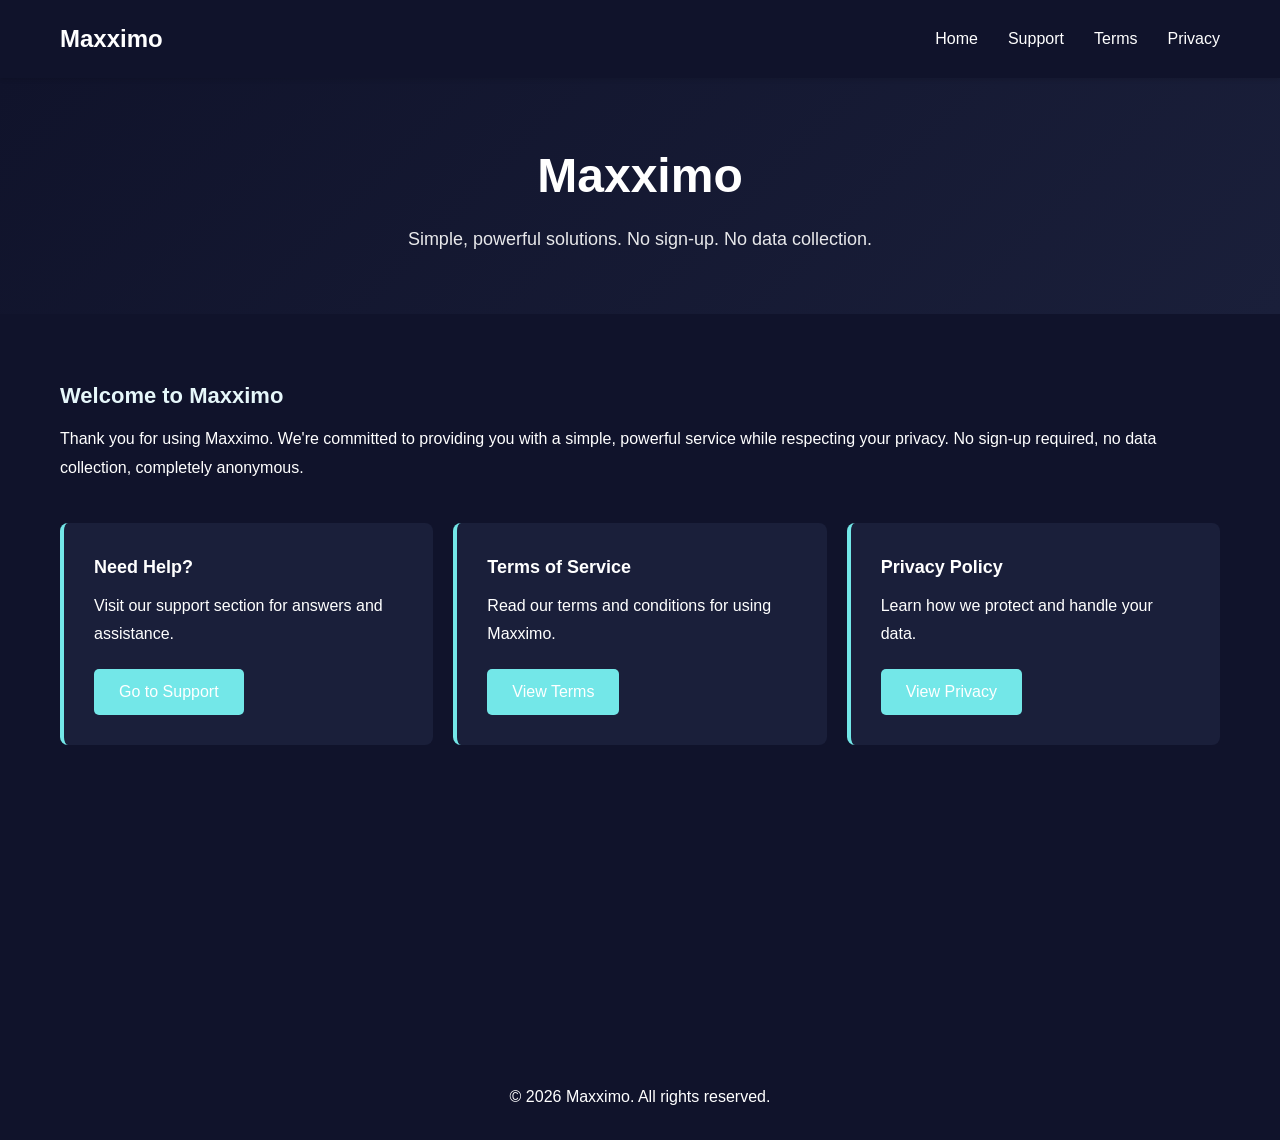
<file: index.html>
<!DOCTYPE html>
<html lang="en">
<head>
    <meta charset="UTF-8">
    <meta name="viewport" content="width=device-width, initial-scale=1.0">
    <title>Maxximo</title>
    <link rel="stylesheet" href="style.css">
</head>
<body>
    <nav class="navbar">
        <div class="container">
            <div class="logo">Maxximo</div>
            <ul class="nav-links">
                <li><a href="index.html">Home</a></li>
                <li><a href="support.html">Support</a></li>
                <li><a href="terms.html">Terms</a></li>
                <li><a href="privacy.html">Privacy</a></li>
            </ul>
        </div>
    </nav>

    <header class="hero">
        <div class="container">
            <h1>Maxximo</h1>
            <p>Simple, powerful solutions. No sign-up. No data collection.</p>
        </div>
    </header>

    <section class="content">
        <div class="container">
            <h2>Welcome to Maxximo</h2>
            <p>Thank you for using Maxximo. We're committed to providing you with a simple, powerful service while respecting your privacy. No sign-up required, no data collection, completely anonymous.</p>
            
            <div class="quick-links">
                <div class="card">
                    <h3>Need Help?</h3>
                    <p>Visit our support section for answers and assistance.</p>
                    <a href="support.html" class="btn">Go to Support</a>
                </div>
                <div class="card">
                    <h3>Terms of Service</h3>
                    <p>Read our terms and conditions for using Maxximo.</p>
                    <a href="terms.html" class="btn">View Terms</a>
                </div>
                <div class="card">
                    <h3>Privacy Policy</h3>
                    <p>Learn how we protect and handle your data.</p>
                    <a href="privacy.html" class="btn">View Privacy</a>
                </div>
            </div>
        </div>
    </section>

    <footer>
        <div class="container">
            <p>&copy; 2026 Maxximo. All rights reserved.</p>
        </div>
    </footer>
</body>
</html>
</file>
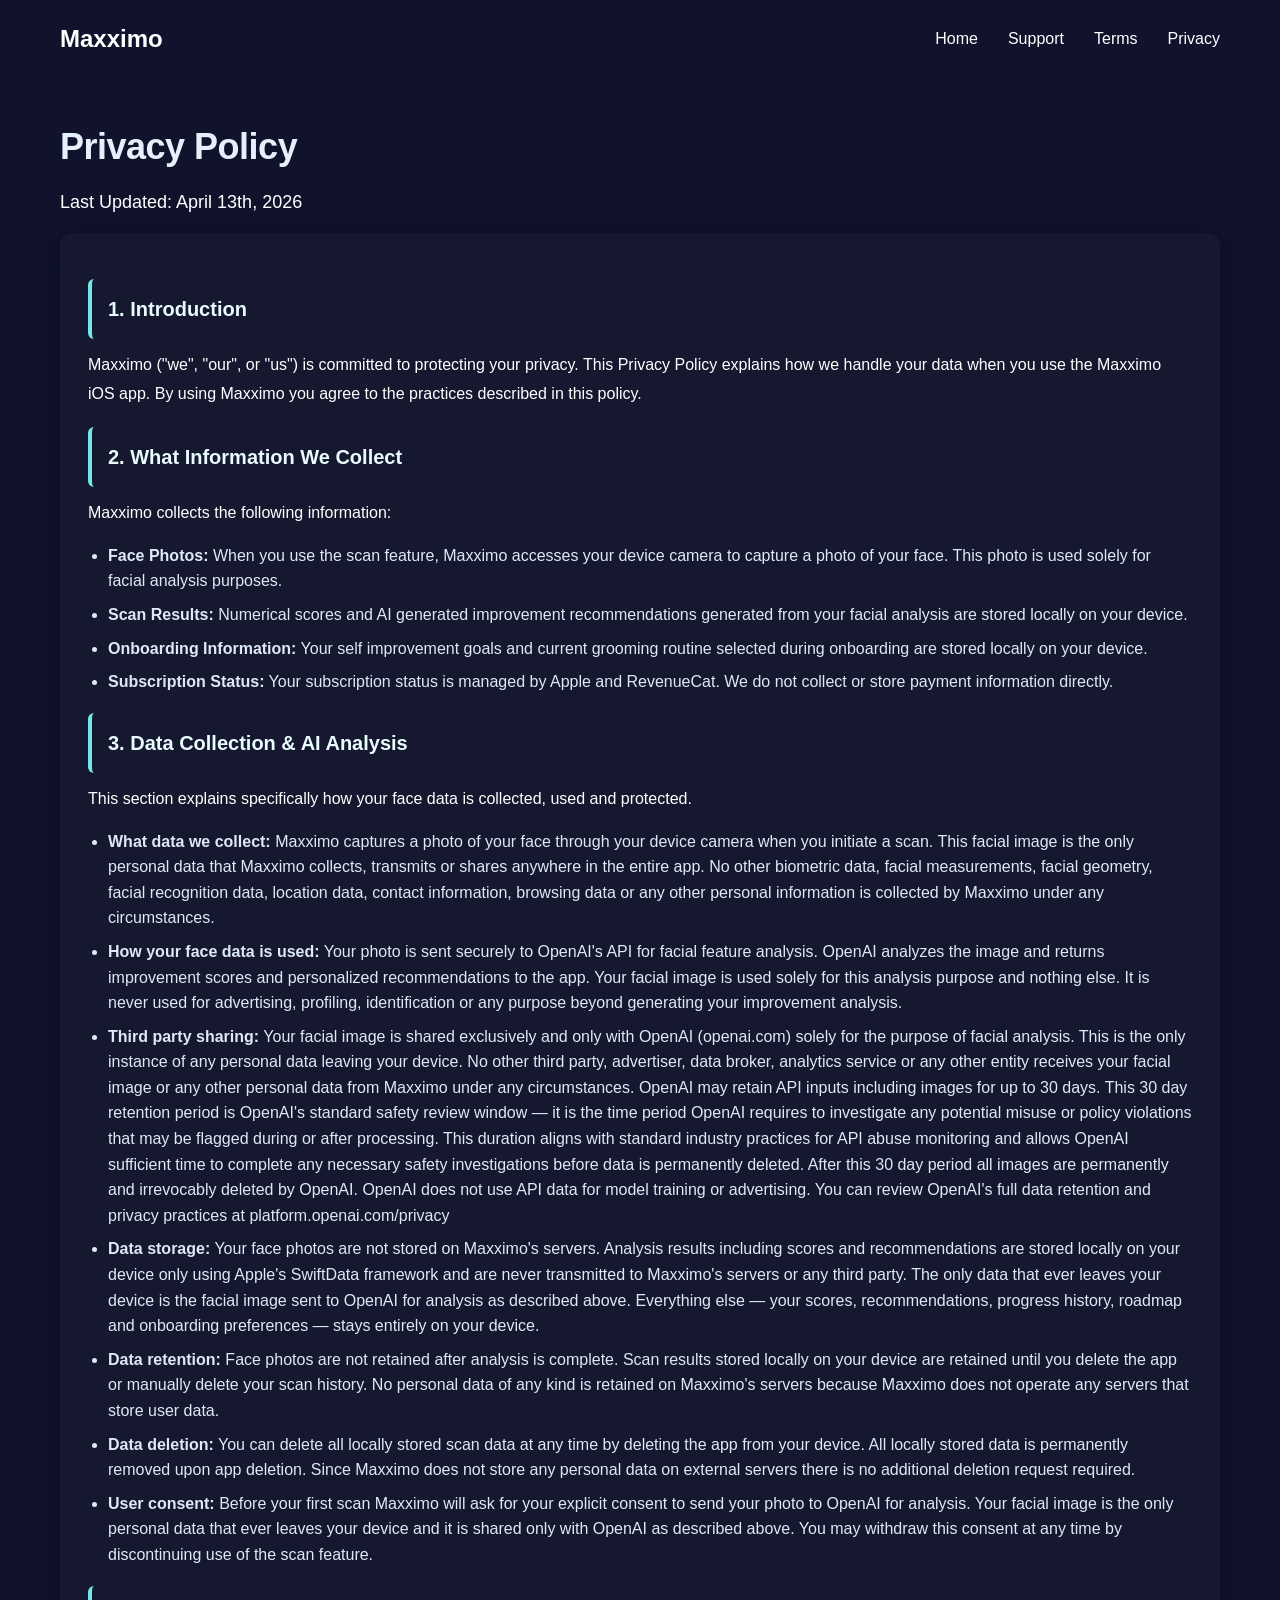
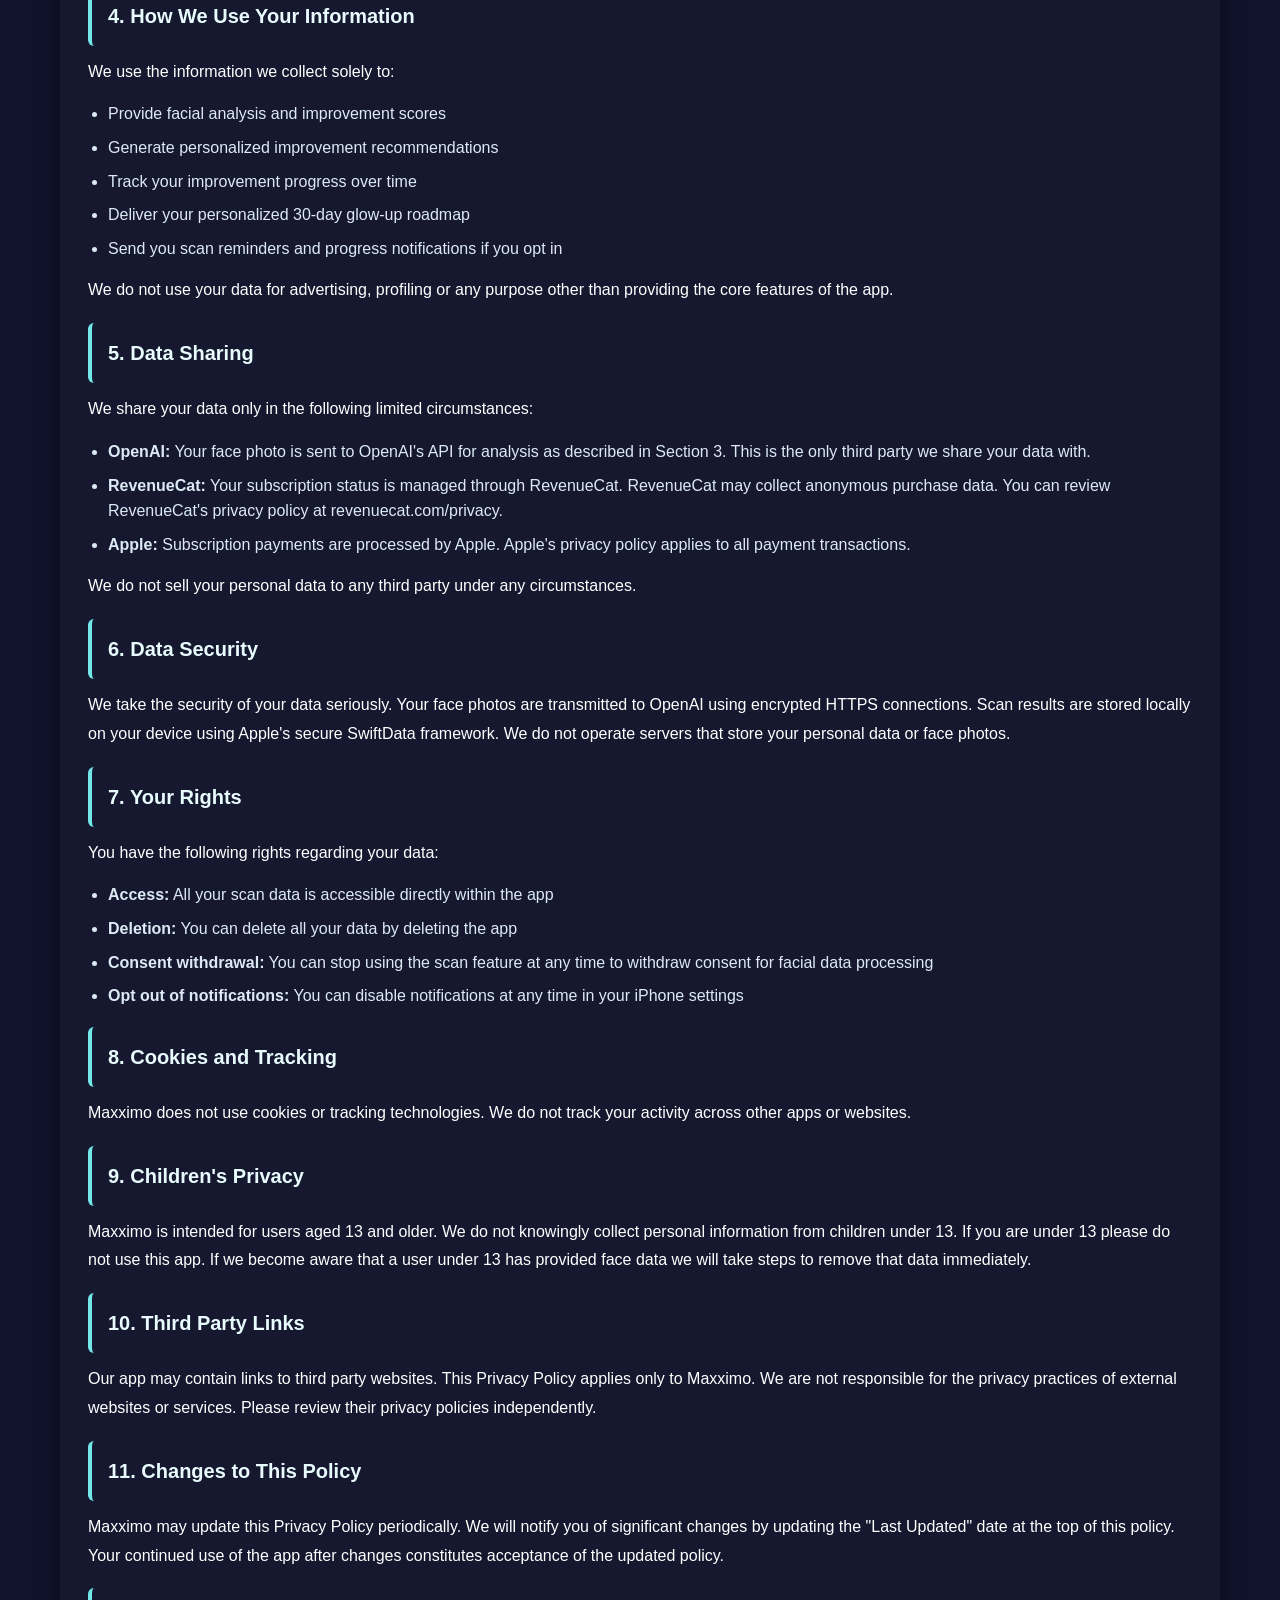
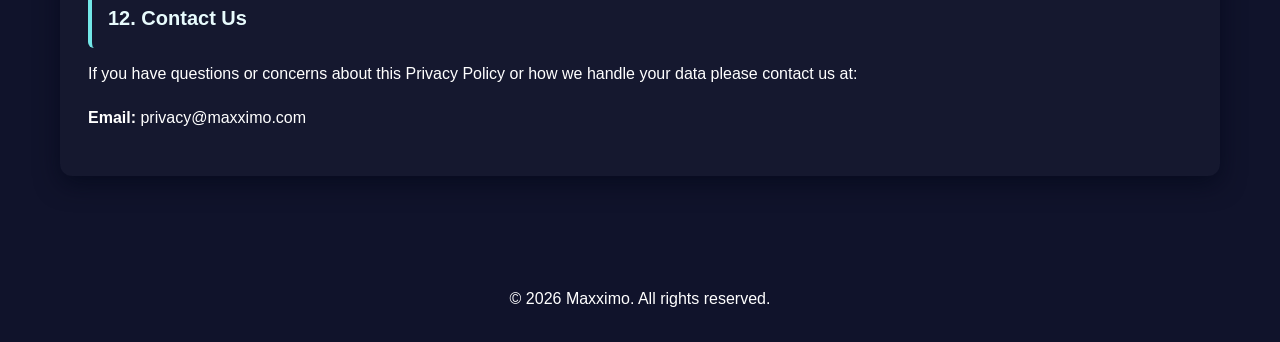
<file: privacy.html>
<!DOCTYPE html>
<html lang="en">
<head>
<meta charset="UTF-8">
<meta name="viewport" content="width=device-width, initial-scale=1.0">
<title>Privacy Policy - Maxximo</title>
<link rel="stylesheet" href="style.css">
</head>
<body>
<nav class="navbar">
<div class="container">
<div class="logo">Maxximo</div>
<ul class="nav-links">
<li><a href="index.html">Home</a></li>
<li><a href="support.html">Support</a></li>
<li><a href="terms.html">Terms</a></li>
<li><a href="privacy.html">Privacy</a></li>
</ul>
</div>
</nav>
<section class="content">
<div class="container">
<h1>Privacy Policy</h1>
<p class="subtitle">Last Updated: April 13th, 2026</p>
<div class="privacy-content">
<h2>1. Introduction</h2>
<p>Maxximo ("we", "our", or "us") is committed to protecting your privacy. This Privacy Policy explains how we handle your data when you use the Maxximo iOS app. By using Maxximo you agree to the practices described in this policy.</p>
<h2>2. What Information We Collect</h2>
<p>Maxximo collects the following information:</p>
<ul>
<li><strong>Face Photos:</strong> When you use the scan feature, Maxximo accesses your device camera to capture a photo of your face. This photo is used solely for facial analysis purposes.</li>
<li><strong>Scan Results:</strong> Numerical scores and AI generated improvement recommendations generated from your facial analysis are stored locally on your device.</li>
<li><strong>Onboarding Information:</strong> Your self improvement goals and current grooming routine selected during onboarding are stored locally on your device.</li>
<li><strong>Subscription Status:</strong> Your subscription status is managed by Apple and RevenueCat. We do not collect or store payment information directly.</li>
</ul>
<h2>3. Data Collection & AI Analysis</h2>
<p>This section explains specifically how your face data is collected, used and protected.</p>
<ul>
<li><strong>What data we collect:</strong> Maxximo captures a photo of your face through your device camera when you initiate a scan. This facial image is the only personal data that Maxximo collects, transmits or shares anywhere in the entire app. No other biometric data, facial measurements, facial geometry, facial recognition data, location data, contact information, browsing data or any other personal information is collected by Maxximo under any circumstances.</li>

<li><strong>How your face data is used:</strong> Your photo is sent securely to OpenAI's API for facial feature analysis. OpenAI analyzes the image and returns improvement scores and personalized recommendations to the app. Your facial image is used solely for this analysis purpose and nothing else. It is never used for advertising, profiling, identification or any purpose beyond generating your improvement analysis.</li>

<li><strong>Third party sharing:</strong> Your facial image is shared exclusively and only with OpenAI (openai.com) solely for the purpose of facial analysis. This is the only instance of any personal data leaving your device. No other third party, advertiser, data broker, analytics service or any other entity receives your facial image or any other personal data from Maxximo under any circumstances. OpenAI may retain API inputs including images for up to 30 days. This 30 day retention period is OpenAI's standard safety review window — it is the time period OpenAI requires to investigate any potential misuse or policy violations that may be flagged during or after processing. This duration aligns with standard industry practices for API abuse monitoring and allows OpenAI sufficient time to complete any necessary safety investigations before data is permanently deleted. After this 30 day period all images are permanently and irrevocably deleted by OpenAI. OpenAI does not use API data for model training or advertising. You can review OpenAI's full data retention and privacy practices at platform.openai.com/privacy</li>

<li><strong>Data storage:</strong> Your face photos are not stored on Maxximo's servers. Analysis results including scores and recommendations are stored locally on your device only using Apple's SwiftData framework and are never transmitted to Maxximo's servers or any third party. The only data that ever leaves your device is the facial image sent to OpenAI for analysis as described above. Everything else — your scores, recommendations, progress history, roadmap and onboarding preferences — stays entirely on your device.</li>

<li><strong>Data retention:</strong> Face photos are not retained after analysis is complete. Scan results stored locally on your device are retained until you delete the app or manually delete your scan history. No personal data of any kind is retained on Maxximo's servers because Maxximo does not operate any servers that store user data.</li>

<li><strong>Data deletion:</strong> You can delete all locally stored scan data at any time by deleting the app from your device. All locally stored data is permanently removed upon app deletion. Since Maxximo does not store any personal data on external servers there is no additional deletion request required.</li>

<li><strong>User consent:</strong> Before your first scan Maxximo will ask for your explicit consent to send your photo to OpenAI for analysis. Your facial image is the only personal data that ever leaves your device and it is shared only with OpenAI as described above. You may withdraw this consent at any time by discontinuing use of the scan feature.</li>
</ul>
<h2>4. How We Use Your Information</h2>
<p>We use the information we collect solely to:</p>
<ul>
<li>Provide facial analysis and improvement scores</li>
<li>Generate personalized improvement recommendations</li>
<li>Track your improvement progress over time</li>
<li>Deliver your personalized 30-day glow-up roadmap</li>
<li>Send you scan reminders and progress notifications if you opt in</li>
</ul>
<p>We do not use your data for advertising, profiling or any purpose other than providing the core features of the app.</p>
<h2>5. Data Sharing</h2>
<p>We share your data only in the following limited circumstances:</p>
<ul>
<li><strong>OpenAI:</strong> Your face photo is sent to OpenAI's API for analysis as described in Section 3. This is the only third party we share your data with.</li>
<li><strong>RevenueCat:</strong> Your subscription status is managed through RevenueCat. RevenueCat may collect anonymous purchase data. You can review RevenueCat's privacy policy at revenuecat.com/privacy.</li>
<li><strong>Apple:</strong> Subscription payments are processed by Apple. Apple's privacy policy applies to all payment transactions.</li>
</ul>
<p>We do not sell your personal data to any third party under any circumstances.</p>
<h2>6. Data Security</h2>
<p>We take the security of your data seriously. Your face photos are transmitted to OpenAI using encrypted HTTPS connections. Scan results are stored locally on your device using Apple's secure SwiftData framework. We do not operate servers that store your personal data or face photos.</p>
<h2>7. Your Rights</h2>
<p>You have the following rights regarding your data:</p>
<ul>
<li><strong>Access:</strong> All your scan data is accessible directly within the app</li>
<li><strong>Deletion:</strong> You can delete all your data by deleting the app</li>
<li><strong>Consent withdrawal:</strong> You can stop using the scan feature at any time to withdraw consent for facial data processing</li>
<li><strong>Opt out of notifications:</strong> You can disable notifications at any time in your iPhone settings</li>
</ul>
<h2>8. Cookies and Tracking</h2>
<p>Maxximo does not use cookies or tracking technologies. We do not track your activity across other apps or websites.</p>
<h2>9. Children's Privacy</h2>
<p>Maxximo is intended for users aged 13 and older. We do not knowingly collect personal information from children under 13. If you are under 13 please do not use this app. If we become aware that a user under 13 has provided face data we will take steps to remove that data immediately.</p>
<h2>10. Third Party Links</h2>
<p>Our app may contain links to third party websites. This Privacy Policy applies only to Maxximo. We are not responsible for the privacy practices of external websites or services. Please review their privacy policies independently.</p>
<h2>11. Changes to This Policy</h2>
<p>Maxximo may update this Privacy Policy periodically. We will notify you of significant changes by updating the "Last Updated" date at the top of this policy. Your continued use of the app after changes constitutes acceptance of the updated policy.</p>
<h2>12. Contact Us</h2>
<p>If you have questions or concerns about this Privacy Policy or how we handle your data please contact us at:</p>
<p><strong>Email:</strong> privacy@maxximo.com</p>
</div>
</div>
</section>
<footer>
<div class="container">
<p>&copy; 2026 Maxximo. All rights reserved.</p>
</div>
</footer>
</body>
</html>
</file>
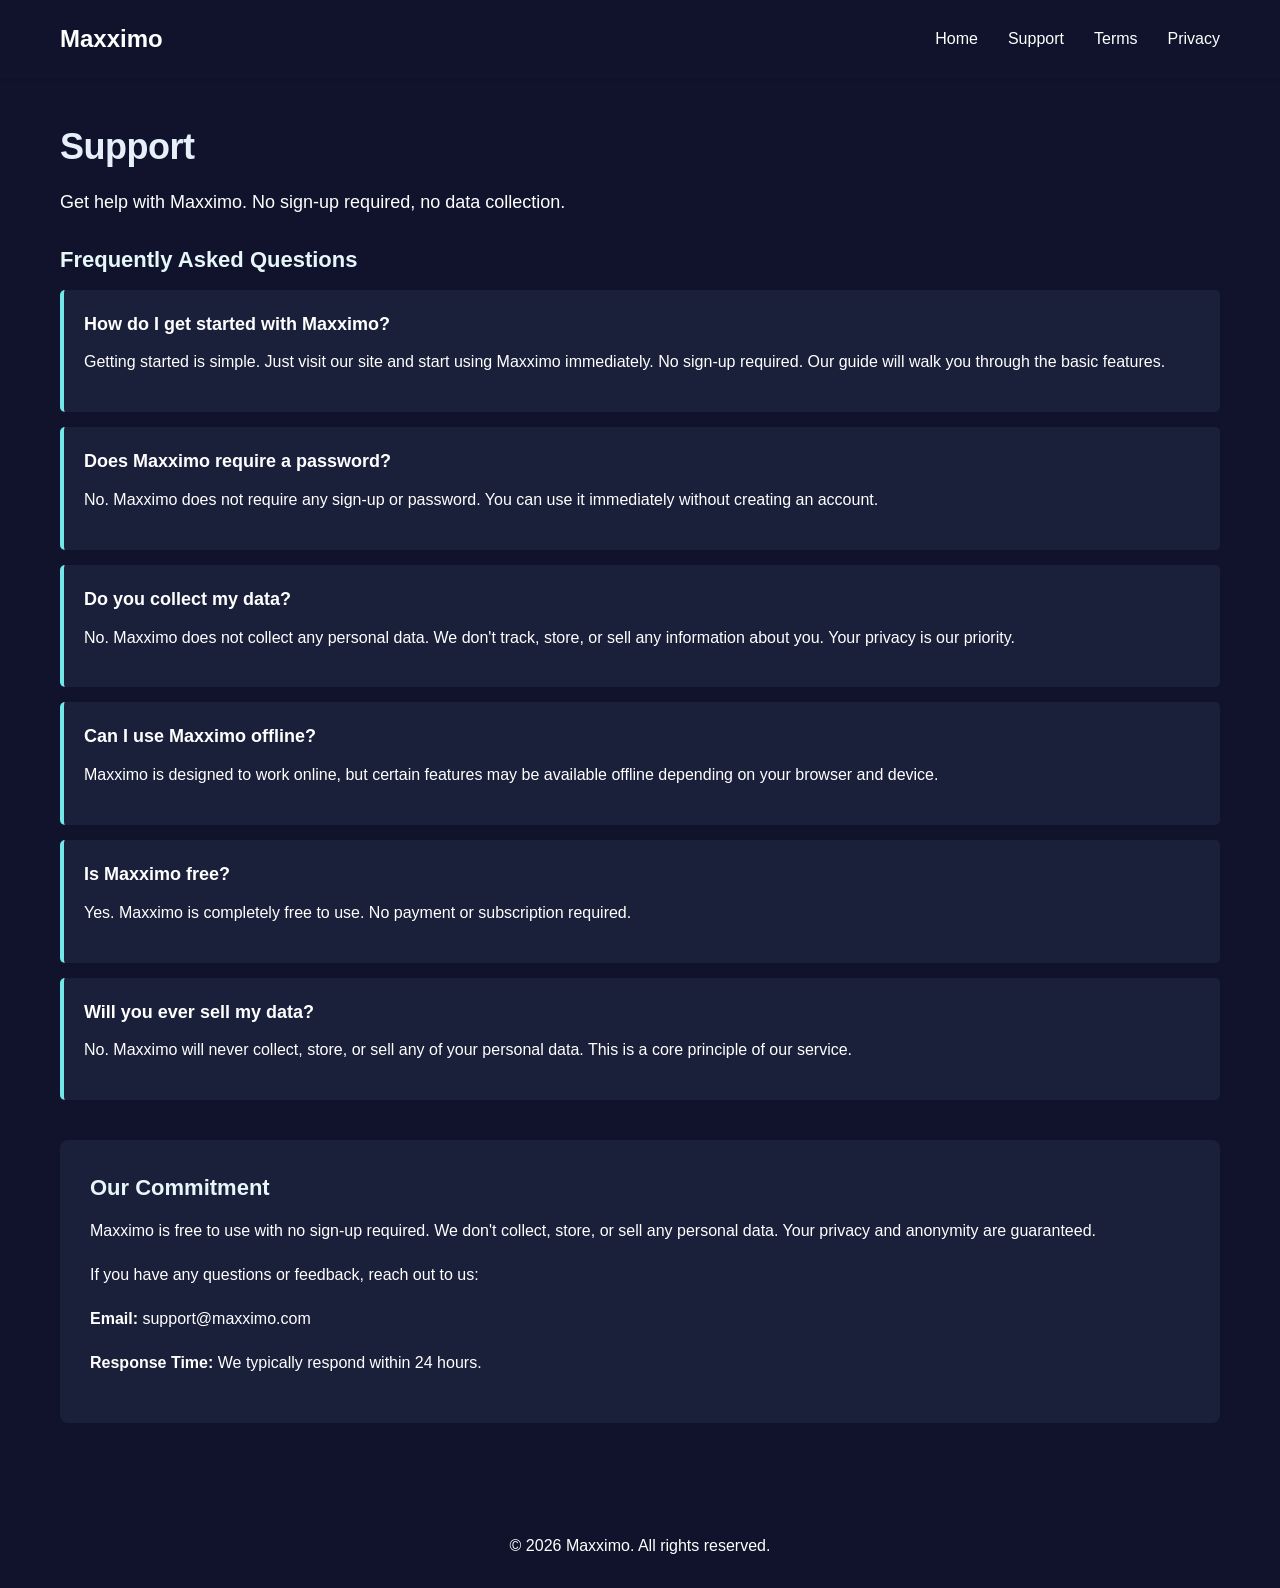
<file: support.html>
<!DOCTYPE html>
<html lang="en">
<head>
    <meta charset="UTF-8">
    <meta name="viewport" content="width=device-width, initial-scale=1.0">
    <title>Support - Maxximo</title>
    <link rel="stylesheet" href="style.css">
</head>
<body>
    <nav class="navbar">
        <div class="container">
            <div class="logo">Maxximo</div>
            <ul class="nav-links">
                <li><a href="index.html">Home</a></li>
                <li><a href="support.html">Support</a></li>
                <li><a href="terms.html">Terms</a></li>
                <li><a href="privacy.html">Privacy</a></li>
            </ul>
        </div>
    </nav>

    <section class="content">
        <div class="container">
            <h1>Support</h1>
            <p class="subtitle">Get help with Maxximo. No sign-up required, no data collection.</p>

            <div class="faq-section">
                <h2>Frequently Asked Questions</h2>
                
                <div class="faq-item">
                    <h3>How do I get started with Maxximo?</h3>
                    <p>Getting started is simple. Just visit our site and start using Maxximo immediately. No sign-up required. Our guide will walk you through the basic features.</p>
                </div>

                <div class="faq-item">
                    <h3>Does Maxximo require a password?</h3>
                    <p>No. Maxximo does not require any sign-up or password. You can use it immediately without creating an account.</p>
                </div>

                <div class="faq-item">
                    <h3>Do you collect my data?</h3>
                    <p>No. Maxximo does not collect any personal data. We don't track, store, or sell any information about you. Your privacy is our priority.</p>
                </div>

                <div class="faq-item">
                    <h3>Can I use Maxximo offline?</h3>
                    <p>Maxximo is designed to work online, but certain features may be available offline depending on your browser and device.</p>
                </div>

                <div class="faq-item">
                    <h3>Is Maxximo free?</h3>
                    <p>Yes. Maxximo is completely free to use. No payment or subscription required.</p>
                </div>

                <div class="faq-item">
                    <h3>Will you ever sell my data?</h3>
                    <p>No. Maxximo will never collect, store, or sell any of your personal data. This is a core principle of our service.</p>
                </div>
            </div>

            <div class="contact-section">
                <h2>Our Commitment</h2>
                <p>Maxximo is free to use with no sign-up required. We don't collect, store, or sell any personal data. Your privacy and anonymity are guaranteed.</p>
                <p>If you have any questions or feedback, reach out to us:</p>
                <p><strong>Email:</strong> support@maxximo.com</p>
                <p><strong>Response Time:</strong> We typically respond within 24 hours.</p>
            </div>
        </div>
    </section>

    <footer>
        <div class="container">
            <p>&copy; 2026 Maxximo. All rights reserved.</p>
        </div>
    </footer>
</body>
</html>
</file>
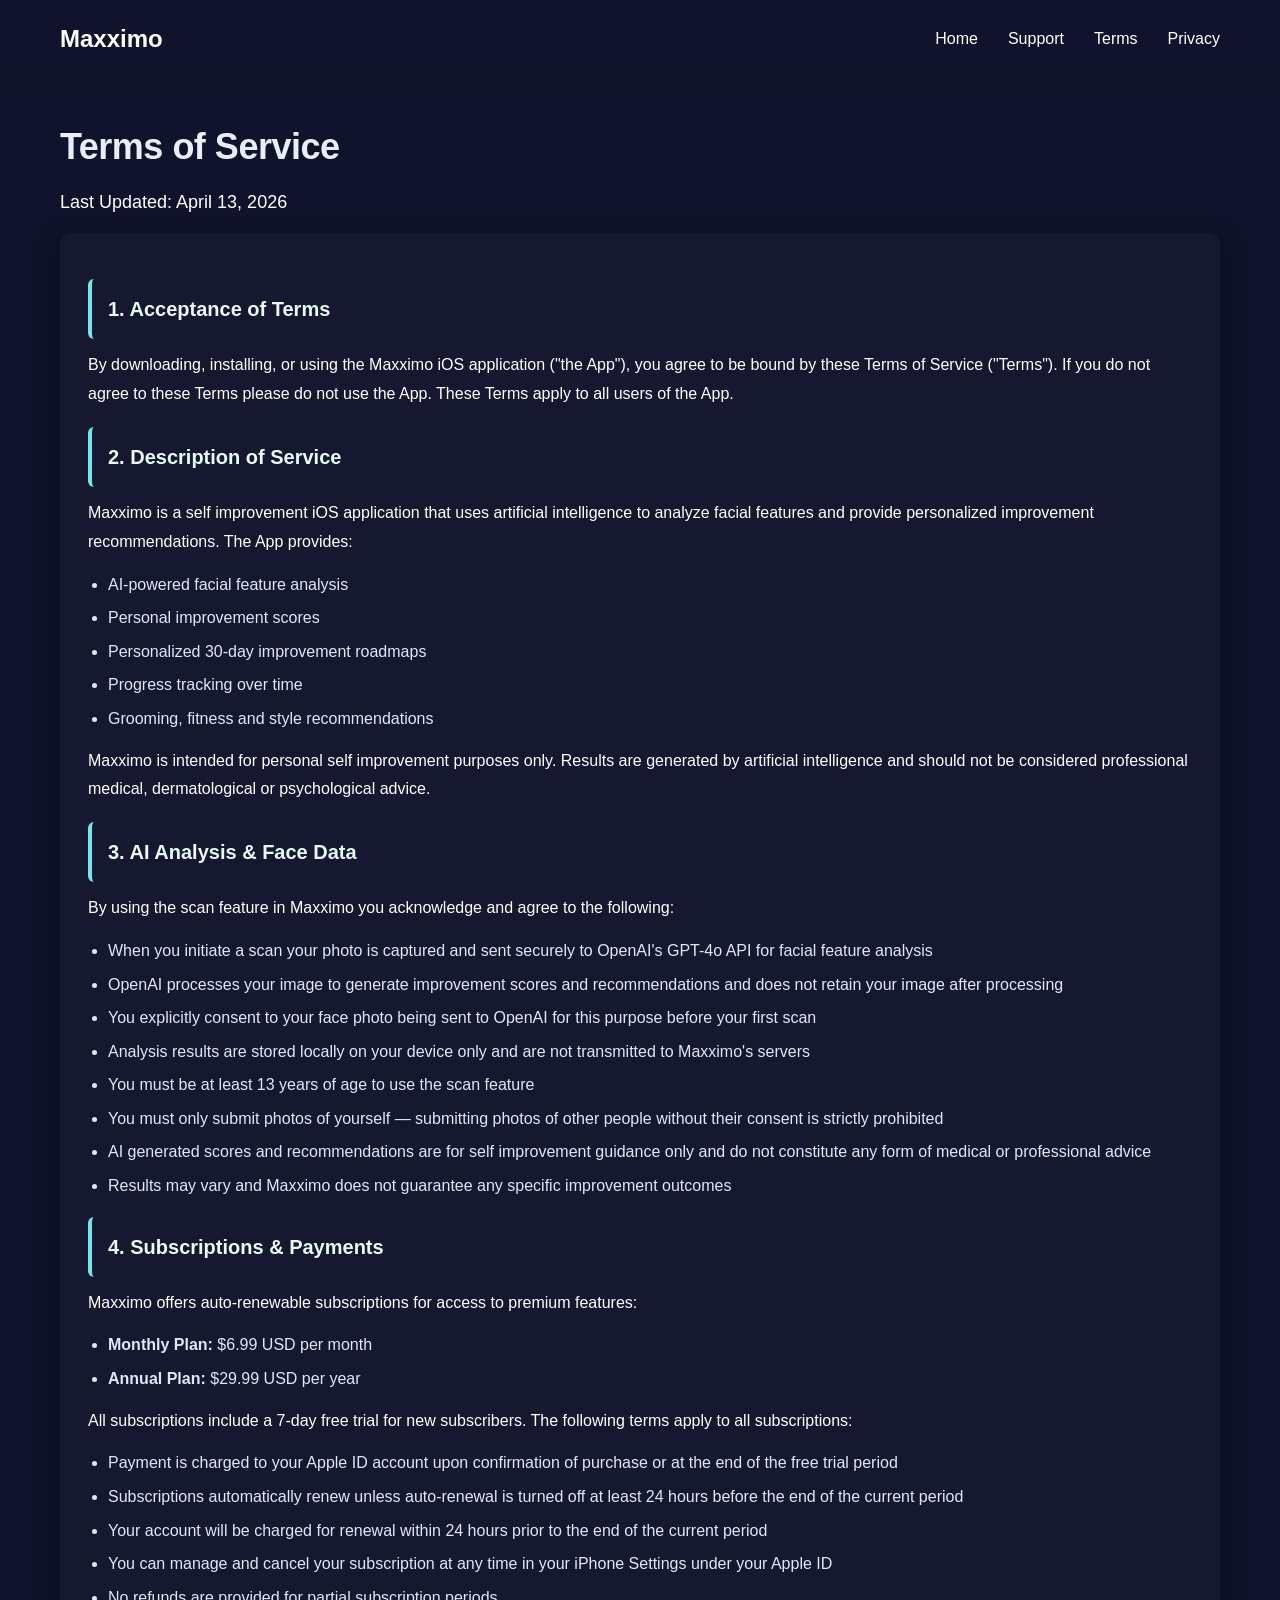
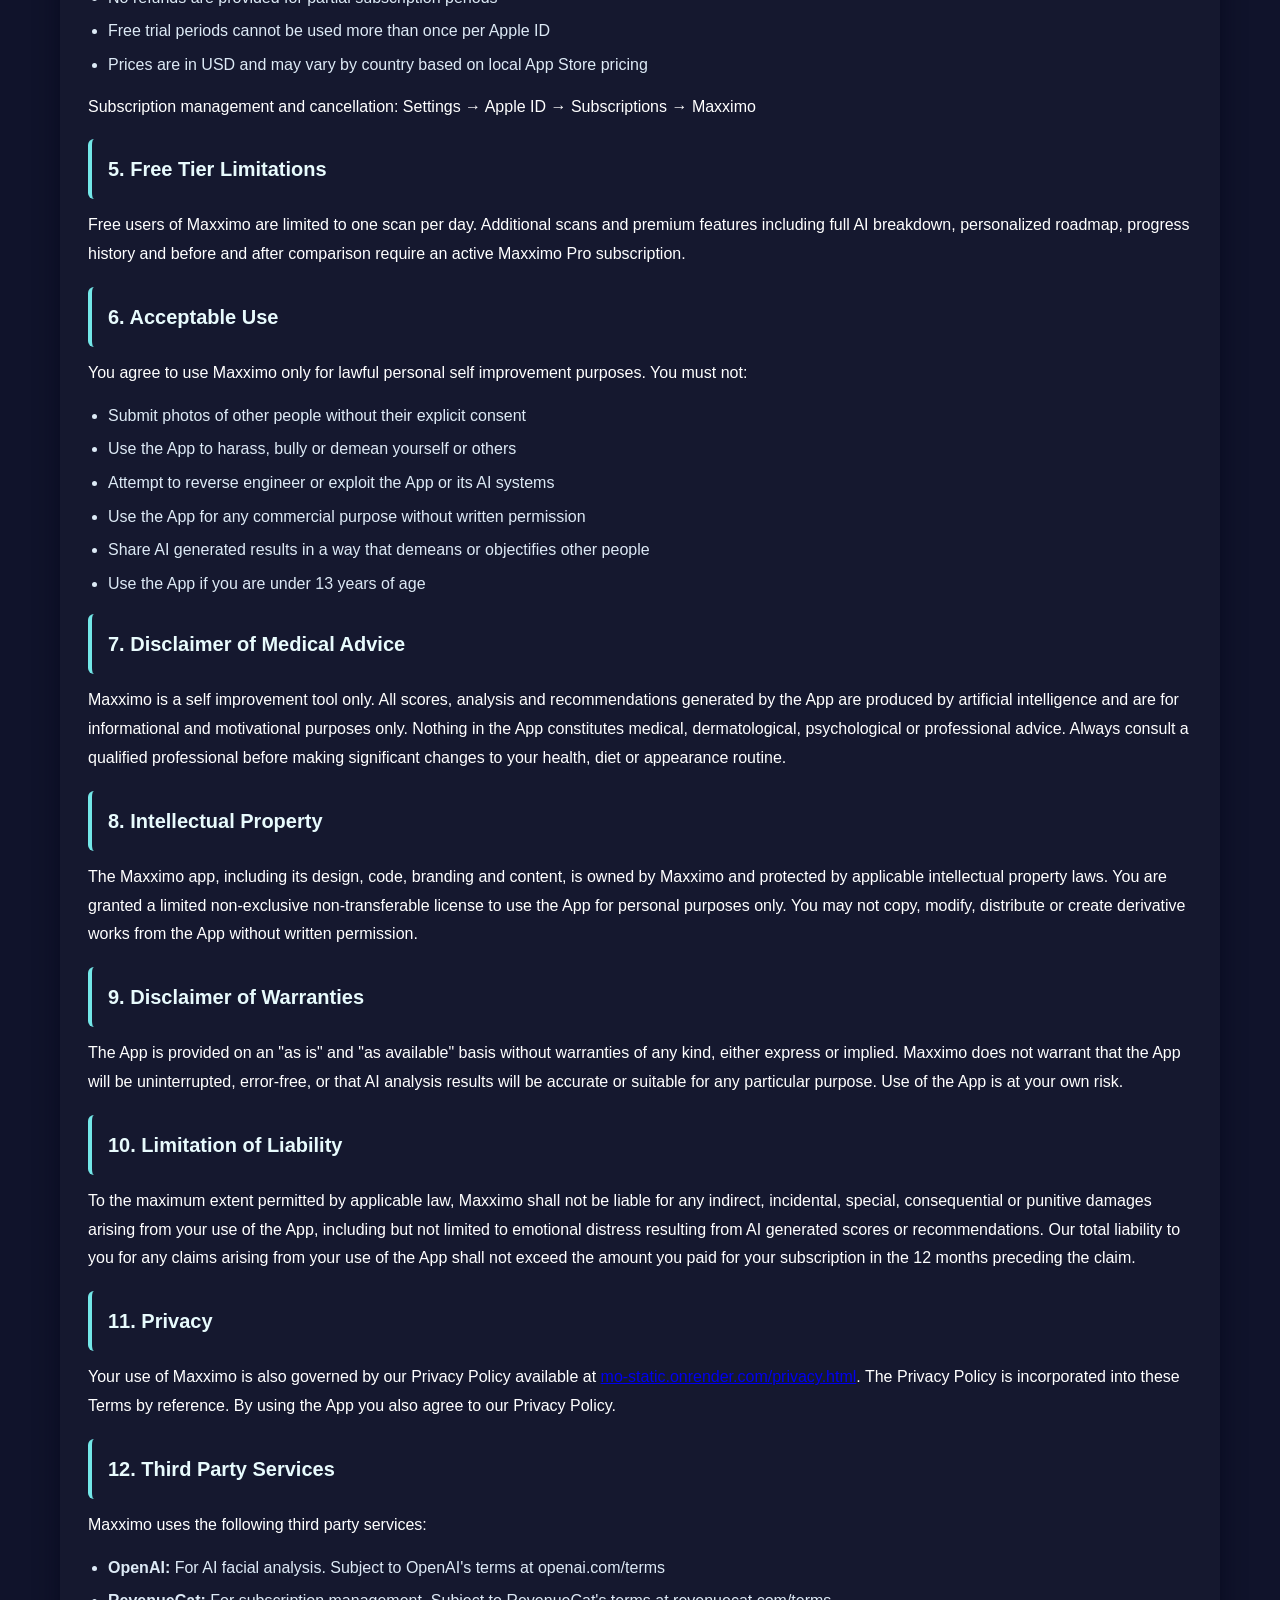
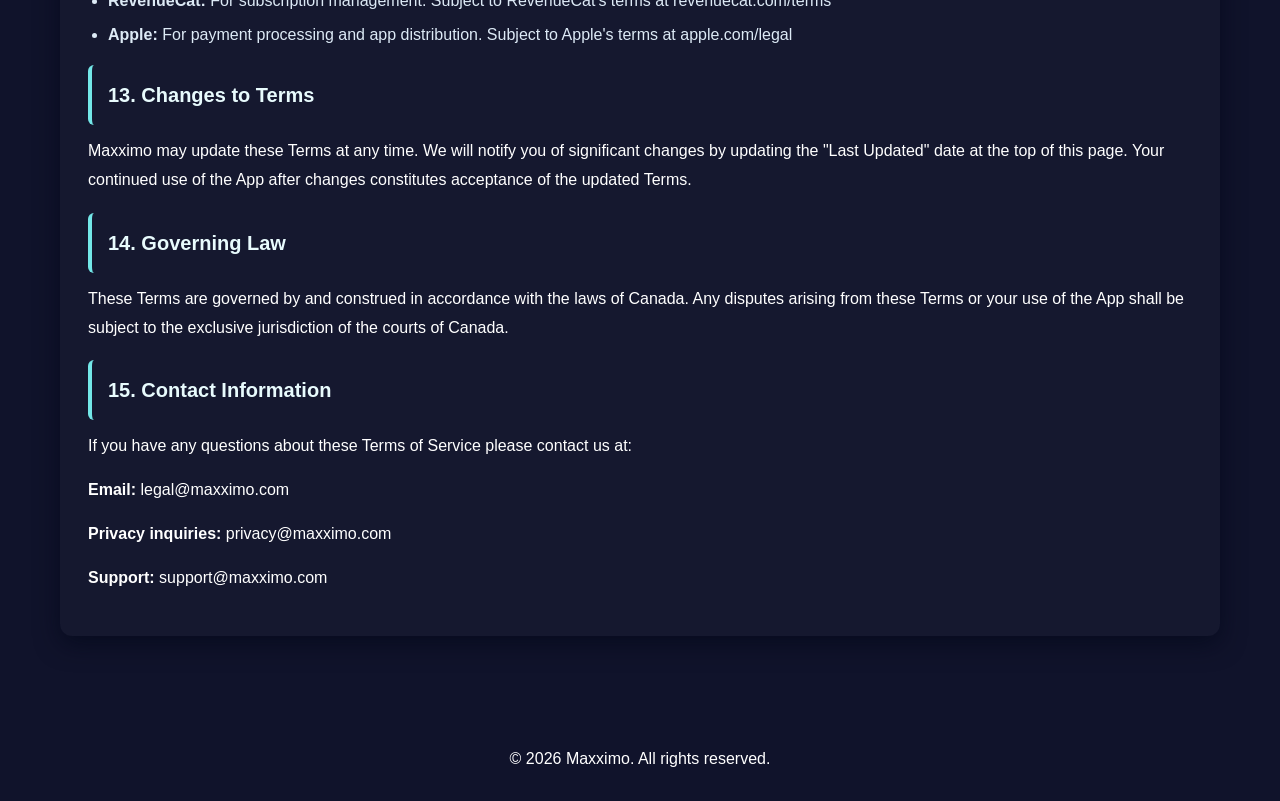
<file: terms.html>
<!DOCTYPE html>
<html lang="en">
<head>
    <meta charset="UTF-8">
    <meta name="viewport" content="width=device-width, initial-scale=1.0">
    <title>Terms of Service - Maxximo</title>
    <link rel="stylesheet" href="style.css">
</head>
<body>
    <nav class="navbar">
        <div class="container">
            <div class="logo">Maxximo</div>
            <ul class="nav-links">
                <li><a href="index.html">Home</a></li>
                <li><a href="support.html">Support</a></li>
                <li><a href="terms.html">Terms</a></li>
                <li><a href="privacy.html">Privacy</a></li>
            </ul>
        </div>
    </nav>

    <section class="content">
        <div class="container">
            <h1>Terms of Service</h1>
            <p class="subtitle">Last Updated: April 13, 2026</p>

            <div class="terms-content">
                <h2>1. Acceptance of Terms</h2>
                <p>By downloading, installing, or using the Maxximo iOS application ("the App"), you agree to be bound by these Terms of Service ("Terms"). If you do not agree to these Terms please do not use the App. These Terms apply to all users of the App.</p>

                <h2>2. Description of Service</h2>
                <p>Maxximo is a self improvement iOS application that uses artificial intelligence to analyze facial features and provide personalized improvement recommendations. The App provides:</p>
                <ul>
                    <li>AI-powered facial feature analysis</li>
                    <li>Personal improvement scores</li>
                    <li>Personalized 30-day improvement roadmaps</li>
                    <li>Progress tracking over time</li>
                    <li>Grooming, fitness and style recommendations</li>
                </ul>
                <p>Maxximo is intended for personal self improvement purposes only. Results are generated by artificial intelligence and should not be considered professional medical, dermatological or psychological advice.</p>

                <h2>3. AI Analysis & Face Data</h2>
                <p>By using the scan feature in Maxximo you acknowledge and agree to the following:</p>
                <ul>
                    <li>When you initiate a scan your photo is captured and sent securely to OpenAI's GPT-4o API for facial feature analysis</li>
                    <li>OpenAI processes your image to generate improvement scores and recommendations and does not retain your image after processing</li>
                    <li>You explicitly consent to your face photo being sent to OpenAI for this purpose before your first scan</li>
                    <li>Analysis results are stored locally on your device only and are not transmitted to Maxximo's servers</li>
                    <li>You must be at least 13 years of age to use the scan feature</li>
                    <li>You must only submit photos of yourself — submitting photos of other people without their consent is strictly prohibited</li>
                    <li>AI generated scores and recommendations are for self improvement guidance only and do not constitute any form of medical or professional advice</li>
                    <li>Results may vary and Maxximo does not guarantee any specific improvement outcomes</li>
                </ul>

                <h2>4. Subscriptions & Payments</h2>
                <p>Maxximo offers auto-renewable subscriptions for access to premium features:</p>
                <ul>
                    <li><strong>Monthly Plan:</strong> $6.99 USD per month</li>
                    <li><strong>Annual Plan:</strong> $29.99 USD per year</li>
                </ul>
                <p>All subscriptions include a 7-day free trial for new subscribers. The following terms apply to all subscriptions:</p>
                <ul>
                    <li>Payment is charged to your Apple ID account upon confirmation of purchase or at the end of the free trial period</li>
                    <li>Subscriptions automatically renew unless auto-renewal is turned off at least 24 hours before the end of the current period</li>
                    <li>Your account will be charged for renewal within 24 hours prior to the end of the current period</li>
                    <li>You can manage and cancel your subscription at any time in your iPhone Settings under your Apple ID</li>
                    <li>No refunds are provided for partial subscription periods</li>
                    <li>Free trial periods cannot be used more than once per Apple ID</li>
                    <li>Prices are in USD and may vary by country based on local App Store pricing</li>
                </ul>
                <p>Subscription management and cancellation: Settings → Apple ID → Subscriptions → Maxximo</p>

                <h2>5. Free Tier Limitations</h2>
                <p>Free users of Maxximo are limited to one scan per day. Additional scans and premium features including full AI breakdown, personalized roadmap, progress history and before and after comparison require an active Maxximo Pro subscription.</p>

                <h2>6. Acceptable Use</h2>
                <p>You agree to use Maxximo only for lawful personal self improvement purposes. You must not:</p>
                <ul>
                    <li>Submit photos of other people without their explicit consent</li>
                    <li>Use the App to harass, bully or demean yourself or others</li>
                    <li>Attempt to reverse engineer or exploit the App or its AI systems</li>
                    <li>Use the App for any commercial purpose without written permission</li>
                    <li>Share AI generated results in a way that demeans or objectifies other people</li>
                    <li>Use the App if you are under 13 years of age</li>
                </ul>

                <h2>7. Disclaimer of Medical Advice</h2>
                <p>Maxximo is a self improvement tool only. All scores, analysis and recommendations generated by the App are produced by artificial intelligence and are for informational and motivational purposes only. Nothing in the App constitutes medical, dermatological, psychological or professional advice. Always consult a qualified professional before making significant changes to your health, diet or appearance routine.</p>

                <h2>8. Intellectual Property</h2>
                <p>The Maxximo app, including its design, code, branding and content, is owned by Maxximo and protected by applicable intellectual property laws. You are granted a limited non-exclusive non-transferable license to use the App for personal purposes only. You may not copy, modify, distribute or create derivative works from the App without written permission.</p>

                <h2>9. Disclaimer of Warranties</h2>
                <p>The App is provided on an "as is" and "as available" basis without warranties of any kind, either express or implied. Maxximo does not warrant that the App will be uninterrupted, error-free, or that AI analysis results will be accurate or suitable for any particular purpose. Use of the App is at your own risk.</p>

                <h2>10. Limitation of Liability</h2>
                <p>To the maximum extent permitted by applicable law, Maxximo shall not be liable for any indirect, incidental, special, consequential or punitive damages arising from your use of the App, including but not limited to emotional distress resulting from AI generated scores or recommendations. Our total liability to you for any claims arising from your use of the App shall not exceed the amount you paid for your subscription in the 12 months preceding the claim.</p>

                <h2>11. Privacy</h2>
                <p>Your use of Maxximo is also governed by our Privacy Policy available at <a href="privacy.html">mo-static.onrender.com/privacy.html</a>. The Privacy Policy is incorporated into these Terms by reference. By using the App you also agree to our Privacy Policy.</p>

                <h2>12. Third Party Services</h2>
                <p>Maxximo uses the following third party services:</p>
                <ul>
                    <li><strong>OpenAI:</strong> For AI facial analysis. Subject to OpenAI's terms at openai.com/terms</li>
                    <li><strong>RevenueCat:</strong> For subscription management. Subject to RevenueCat's terms at revenuecat.com/terms</li>
                    <li><strong>Apple:</strong> For payment processing and app distribution. Subject to Apple's terms at apple.com/legal</li>
                </ul>

                <h2>13. Changes to Terms</h2>
                <p>Maxximo may update these Terms at any time. We will notify you of significant changes by updating the "Last Updated" date at the top of this page. Your continued use of the App after changes constitutes acceptance of the updated Terms.</p>

                <h2>14. Governing Law</h2>
                <p>These Terms are governed by and construed in accordance with the laws of Canada. Any disputes arising from these Terms or your use of the App shall be subject to the exclusive jurisdiction of the courts of Canada.</p>

                <h2>15. Contact Information</h2>
                <p>If you have any questions about these Terms of Service please contact us at:</p>
                <p><strong>Email:</strong> legal@maxximo.com</p>
                <p><strong>Privacy inquiries:</strong> privacy@maxximo.com</p>
                <p><strong>Support:</strong> support@maxximo.com</p>
            </div>
        </div>
    </section>

    <footer>
        <div class="container">
            <p>&copy; 2026 Maxximo. All rights reserved.</p>
        </div>
    </footer>
</body>
</html>
</file>
<file: style.css>
* {
    margin: 0;
    padding: 0;
    box-sizing: border-box;
}

body {
    font-family: -apple-system, BlinkMacSystemFont, 'Segoe UI', Roboto, Oxygen, Ubuntu, Cantarell, sans-serif;
    line-height: 1.6;
    color: white;
    background-color: #10132B;
}

.container {
    max-width: 1200px;
    margin: 0 auto;
    padding: 0 20px;
}

/* Navigation */
.navbar {
    background-color: #10132B;
    color: white;
    padding: 20px 0;
    position: sticky;
    top: 0;
    z-index: 1000;
    box-shadow: 0 2px 4px rgba(0,0,0,0.1);
}

.navbar .container {
    display: flex;
    justify-content: space-between;
    align-items: center;
}

.logo {
    font-size: 24px;
    font-weight: bold;
}

.nav-links {
    display: flex;
    list-style: none;
    gap: 30px;
}

.nav-links a {
    color: white;
    text-decoration: none;
    transition: color 0.3s ease;
}

.nav-links a:hover {
    color: #3498db;
}

/* Hero Section */
.hero {
    background: linear-gradient(135deg, #10132B 0%, #1a1f3a 100%);
    color: white;
    padding: 60px 20px;
    text-align: center;
}

.hero h1 {
    font-size: 48px;
    margin-bottom: 10px;
}

.hero p {
    font-size: 18px;
    opacity: 0.9;
}

/* Content Section */
.content {
    background-color: #10132B;
    color: white;
    padding: 40px 20px;
    min-height: calc(100vh - 200px);
}

.content h1 {
    font-size: 36px;
    margin-bottom: 10px;
    color: #E6F0FA; /* make main title visible on dark bg */
    letter-spacing: -0.5px;
    font-weight: 700;
}

.subtitle {
    color: white;
    font-size: 18px;
    margin-bottom: 30px;
}

.content h2 {
    font-size: 22px;
    margin-top: 24px;
    margin-bottom: 12px;
    color: #E6F7FA;
    font-weight: 700;
}

.content h3 {
    font-size: 18px;
    margin-top: 18px;
    margin-bottom: 10px;
    color: #D7EEF6;
    font-weight: 600;
}

/* Privacy panel and section label styles */
.privacy-content {
    background-color: rgba(255,255,255,0.02);
    padding: 28px;
    border-radius: 12px;
    box-shadow: 0 8px 24px rgba(2,6,23,0.6);
}

.privacy-content h2 {
    display: block;
    background: transparent;
    padding: 12px 16px;
    border-left: 4px solid #73E7E8;
    border-radius: 6px;
    font-size: 20px;
    color: #E8FBFD;
    margin-top: 18px;
}

/* headings already include their section numbers in text; no extra marker rules required */

.privacy-content p,
.privacy-content li {
    color: #DDEAF6;
    font-size: 16px;
}

.privacy-content ul {
    margin-left: 22px;
}

/* Terms page should match privacy visuals */
.terms-content {
    background-color: rgba(255,255,255,0.02);
    padding: 28px;
    border-radius: 12px;
    box-shadow: 0 8px 24px rgba(2,6,23,0.6);
}

.terms-content h2 {
    display: block;
    background: transparent;
    padding: 12px 16px;
    border-left: 4px solid #73E7E8;
    border-radius: 6px;
    font-size: 20px;
    color: #E8FBFD;
    margin-top: 18px;
}

.terms-content p,
.terms-content li {
    color: #DDEAF6;
    font-size: 16px;
}

.terms-content ul {
    margin-left: 22px;
}

.content p {
    margin-bottom: 15px;
    line-height: 1.8;
    color: white;
}

.content ul {
    margin-left: 20px;
    margin-bottom: 15px;
}

.content ul li {
    margin-bottom: 8px;
    line-height: 1.6;
}

/* Quick Links Cards */
.quick-links {
    display: grid;
    grid-template-columns: repeat(auto-fit, minmax(300px, 1fr));
    gap: 20px;
    margin-top: 40px;
}

.card {
    background-color: #1a1f3a;
    padding: 30px;
    border-radius: 8px;
    border-left: 4px solid #73E7E8;
    transition: transform 0.3s ease, box-shadow 0.3s ease;
}

.card:hover {
    transform: translateY(-5px);
    box-shadow: 0 8px 16px rgba(0,0,0,0.1);
}

.card h3 {
    margin-top: 0;
    color: white;
}

.card p {
    color: white;
    margin-bottom: 20px;
}

/* Button */
.btn {
    display: inline-block;
    background-color: #73E7E8;
    color: white;
    padding: 10px 25px;
    border-radius: 5px;
    text-decoration: none;
    transition: background-color 0.3s ease;
}

.btn:hover {
    background-color: #5fc5c6;
}

/* FAQ Items */
.faq-item {
    background-color: #1a1f3a;
    padding: 20px;
    margin-bottom: 15px;
    border-radius: 5px;
    border-left: 4px solid #73E7E8;
}

.faq-item h3 {
    margin-top: 0;
    color: white;
}

/* Contact Section */
.contact-section {
    background-color: #1a1f3a;
    padding: 30px;
    border-radius: 8px;
    margin-top: 40px;
}

.contact-section h2 {
    margin-top: 0;
}

/* Terms and Privacy Content */
.terms-content,
.privacy-content {
    line-height: 1.8;
}

.terms-content ul,
.privacy-content ul {
    margin-left: 20px;
    margin-bottom: 15px;
}

.terms-content li,
.privacy-content li {
    margin-bottom: 8px;
}

/* Footer */
footer {
    background-color: #10132B;
    color: white;
    text-align: center;
    padding: 30px 20px;
    margin-top: 40px;
}

/* Responsive Design */
@media (max-width: 768px) {
    .nav-links {
        gap: 15px;
        font-size: 14px;
    }

    .hero h1 {
        font-size: 32px;
    }

    .hero p {
        font-size: 16px;
    }

    .content h1 {
        font-size: 28px;
    }

    .content h2 {
        font-size: 20px;
    }

    .quick-links {
        grid-template-columns: 1fr;
    }
}

@media (max-width: 480px) {
    .navbar .container {
        flex-direction: column;
        gap: 15px;
    }

    .nav-links {
        flex-direction: column;
        gap: 10px;
        width: 100%;
    }

    .nav-links a {
        display: block;
    }

    .hero h1 {
        font-size: 24px;
    }

    .content h1 {
        font-size: 24px;
    }
}
</file>
